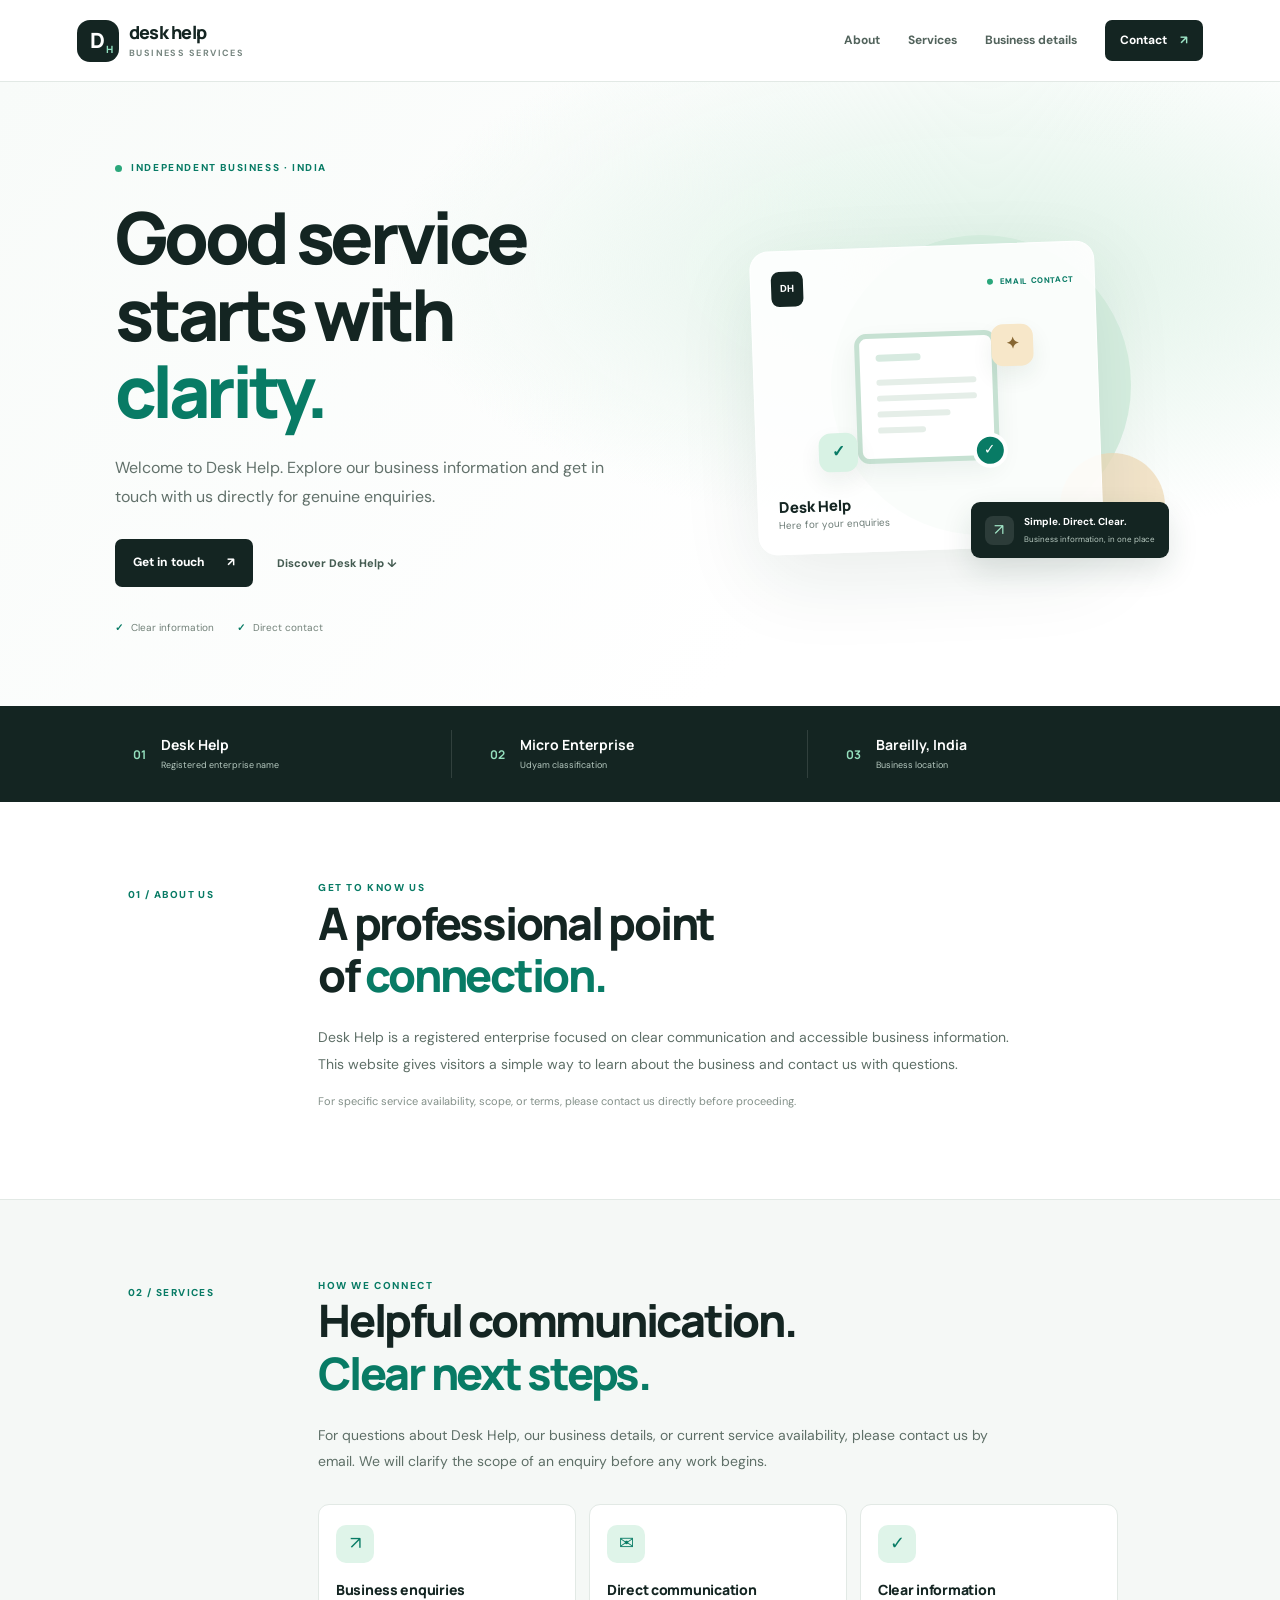
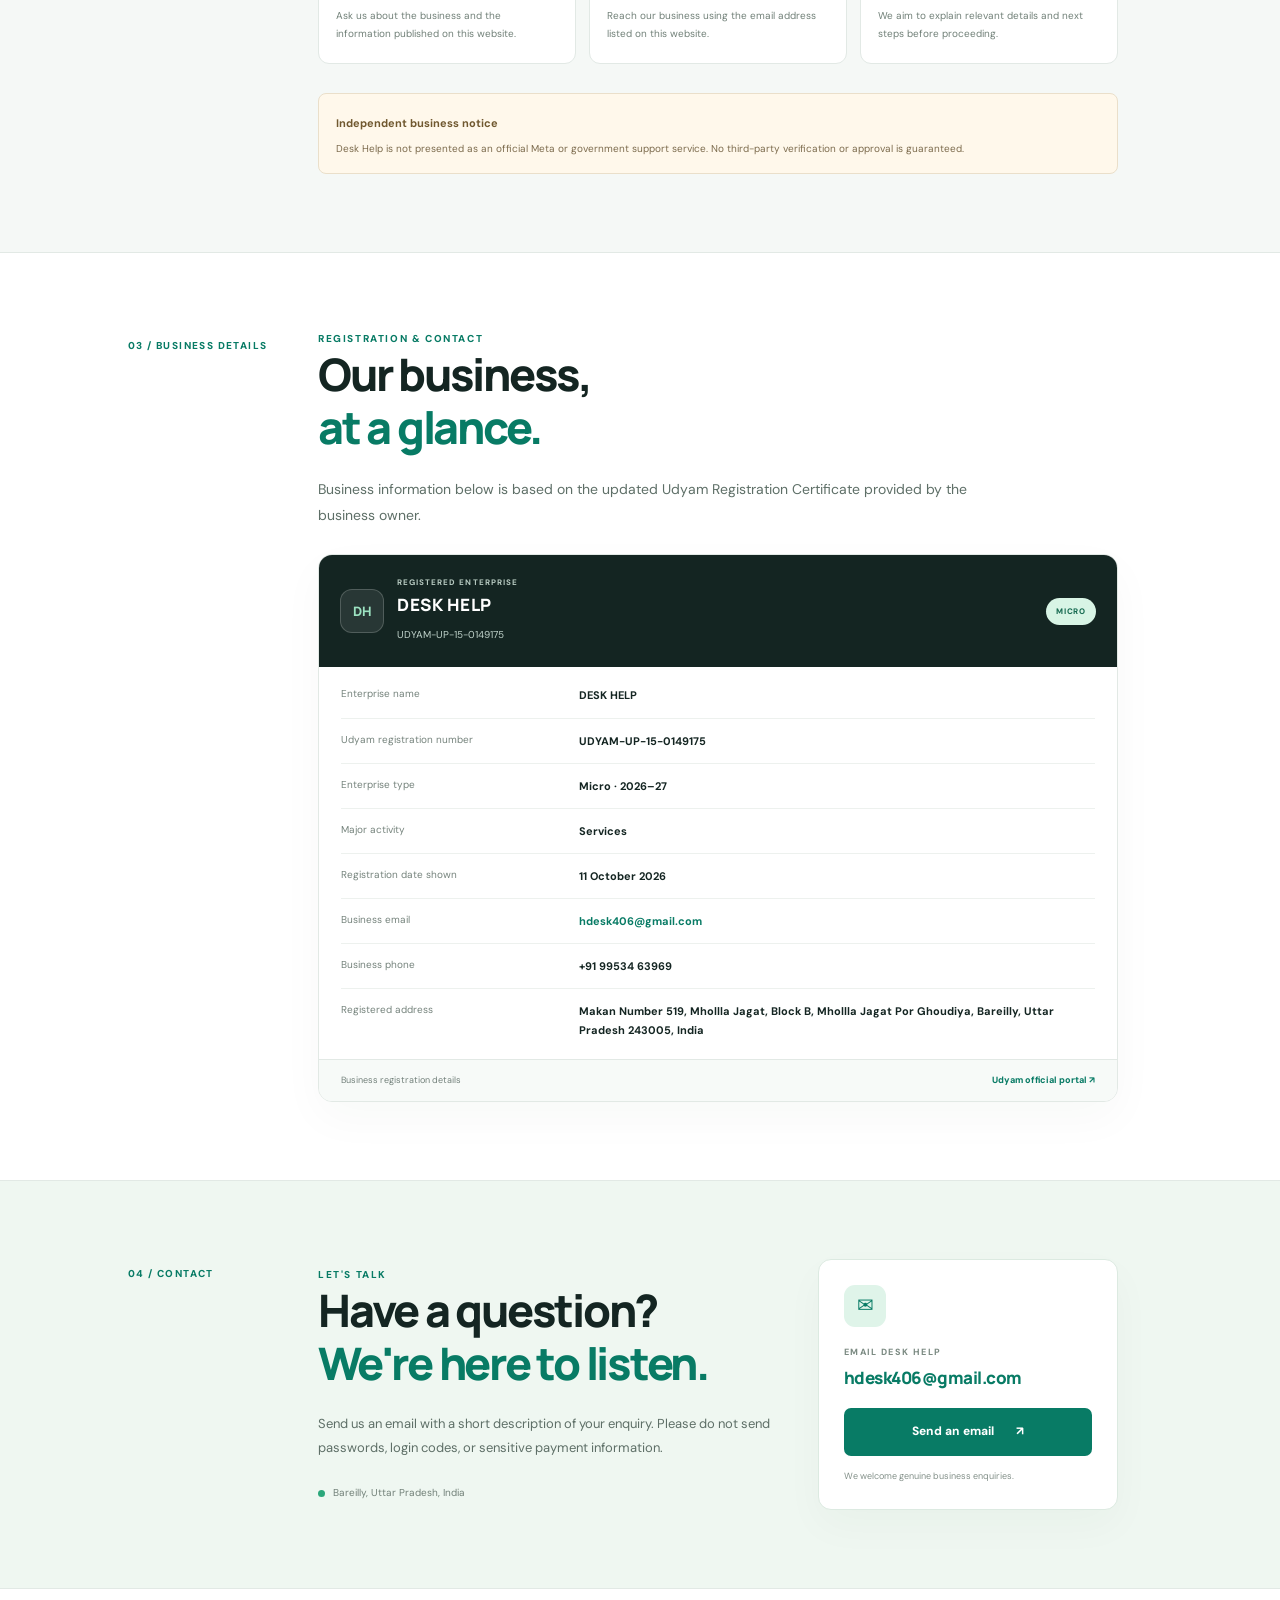
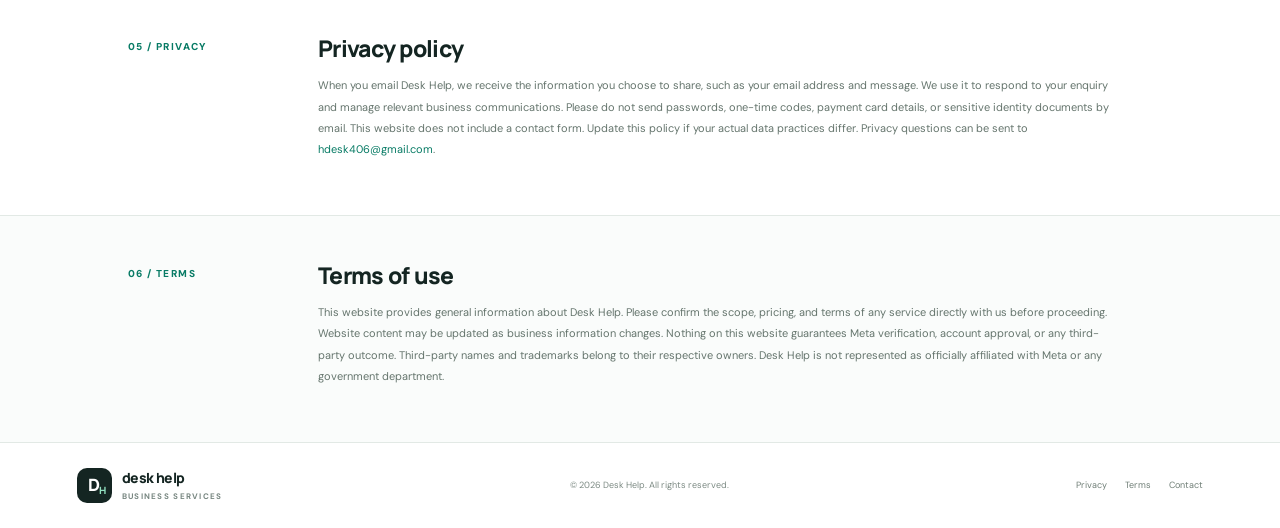
<file: index.html>
<!DOCTYPE html>
<html lang="en">
<head>
  <meta charset="UTF-8">
  <meta name="viewport" content="width=device-width, initial-scale=1.0">
  <meta name="description" content="Desk Help — clear business information and direct contact for service enquiries.">
  <meta name="theme-color" content="#101d1b">
  <title>Desk Help — Business Services</title>
  <link rel="stylesheet" href="style.css">
</head>
<body>
<header class="header">
  <a class="brand" href="#home" aria-label="Desk Help home"><span class="brand-symbol">D<span>H</span></span><span class="brand-name">desk help<span class="brand-sub">BUSINESS SERVICES</span></span></a>
  <nav class="nav-links"><a href="#about">About</a><a href="#services">Services</a><a href="#business">Business details</a><a class="nav-contact" href="#contact">Contact <span>↗</span></a></nav>
</header>
<main>
  <section class="hero" id="home">
    <div class="hero-copy">
      <div class="eyebrow"><span class="eyebrow-dot"></span> INDEPENDENT BUSINESS · INDIA</div>
      <h1>Good service<br>starts with <em>clarity.</em></h1>
      <p class="hero-intro">Welcome to Desk Help. Explore our business information and get in touch with us directly for genuine enquiries.</p>
      <div class="hero-actions"><a class="button button-dark" href="#contact">Get in touch <span>↗</span></a><a class="under-link" href="#about">Discover Desk Help <span>↓</span></a></div>
      <div class="hero-points"><span><b>✓</b> Clear information</span><span><b>✓</b> Direct contact</span></div>
    </div>
    <div class="hero-visual" aria-label="Desk Help abstract brand illustration">
      <div class="visual-ring ring-one"></div><div class="visual-ring ring-two"></div>
      <div class="visual-card">
        <div class="visual-top"><div class="mini-logo">DH</div><span class="online"><i></i> EMAIL CONTACT</span></div>
        <div class="visual-center"><div class="doc"><div class="doc-fold"></div><div class="doc-title"></div><div class="doc-line full"></div><div class="doc-line"></div><div class="doc-line half"></div><div class="doc-check">✓</div></div><div class="float-bubble bubble-one">✦</div><div class="float-bubble bubble-two">✓</div></div>
        <div class="visual-bottom"><strong>Desk Help</strong><span>Here for your enquiries</span></div>
      </div>
      <div class="floating-label"><span class="label-icon">↗</span><span><strong>Simple. Direct. Clear.</strong><small>Business information, in one place</small></span></div>
    </div>
  </section>
  <div class="quick-facts"><div><span class="fact-number">01</span><div><strong>Desk Help</strong><small>Registered enterprise name</small></div></div><div><span class="fact-number">02</span><div><strong>Micro Enterprise</strong><small>Udyam classification</small></div></div><div><span class="fact-number">03</span><div><strong>Bareilly, India</strong><small>Business location</small></div></div></div>
  <section class="section" id="about"><div class="section-kicker">01 / ABOUT US</div><div class="section-content"><div class="section-eyebrow">GET TO KNOW US</div><h2>A professional point<br>of <em>connection.</em></h2><p class="section-lead">Desk Help is a registered enterprise focused on clear communication and accessible business information. This website gives visitors a simple way to learn about the business and contact us with questions.</p><p class="section-note">For specific service availability, scope, or terms, please contact us directly before proceeding.</p></div></section>
  <section class="section section-soft" id="services"><div class="section-kicker">02 / SERVICES</div><div class="section-content"><div class="section-eyebrow">HOW WE CONNECT</div><h2>Helpful communication.<br><em>Clear next steps.</em></h2><p class="section-lead">For questions about Desk Help, our business details, or current service availability, please contact us by email. We will clarify the scope of an enquiry before any work begins.</p><div class="service-grid"><article class="service-card"><div class="service-icon">↗</div><h3>Business enquiries</h3><p>Ask us about the business and the information published on this website.</p></article><article class="service-card"><div class="service-icon">✉</div><h3>Direct communication</h3><p>Reach our business using the email address listed on this website.</p></article><article class="service-card"><div class="service-icon">✓</div><h3>Clear information</h3><p>We aim to explain relevant details and next steps before proceeding.</p></article></div><div class="disclaimer"><strong>Independent business notice</strong><p>Desk Help is not presented as an official Meta or government support service. No third-party verification or approval is guaranteed.</p></div></div></section>
  <section class="section" id="business"><div class="section-kicker">03 / BUSINESS DETAILS</div><div class="section-content"><div class="section-eyebrow">REGISTRATION & CONTACT</div><h2>Our business,<br><em>at a glance.</em></h2><p class="section-lead">Business information below is based on the updated Udyam Registration Certificate provided by the business owner.</p>
    <div class="business-card"><div class="business-card-head"><div class="seal">DH</div><div><span class="card-overline">REGISTERED ENTERPRISE</span><h3>DESK HELP</h3><span class="card-number">UDYAM-UP-15-0149175</span></div><span class="micro-pill">MICRO</span></div><div class="business-data"><div><span>Enterprise name</span><strong>DESK HELP</strong></div><div><span>Udyam registration number</span><strong>UDYAM-UP-15-0149175</strong></div><div><span>Enterprise type</span><strong>Micro · 2026–27</strong></div><div><span>Major activity</span><strong>Services</strong></div><div><span>Registration date shown</span><strong>11 October 2026</strong></div><div><span>Business email</span><strong><a href="mailto:hdesk406@gmail.com">hdesk406@gmail.com</a></strong></div><div><span>Business phone</span><strong>+91 99534 63969</strong></div><div class="address-row"><span>Registered address</span><strong>Makan Number 519, Mhollla Jagat, Block B, Mhollla Jagat Por Ghoudiya, Bareilly, Uttar Pradesh 243005, India</strong></div></div><div class="business-card-foot"><span>Business registration details</span><a href="https://udyamregistration.gov.in/" target="_blank" rel="noopener">Udyam official portal ↗</a></div></div>
  </div></section>
  <section class="contact-section" id="contact"><div class="section-kicker">04 / CONTACT</div><div class="contact-layout"><div><div class="section-eyebrow">LET'S TALK</div><h2>Have a question?<br><em>We're here to listen.</em></h2><p class="section-lead">Send us an email with a short description of your enquiry. Please do not send passwords, login codes, or sensitive payment information.</p><div class="contact-location"><span class="location-dot"></span> Bareilly, Uttar Pradesh, India</div></div><div class="contact-card"><div class="contact-symbol">✉</div><span class="contact-overline">EMAIL DESK HELP</span><a class="contact-email" href="mailto:hdesk406@gmail.com">hdesk406@gmail.com</a><a class="button button-green" href="mailto:hdesk406@gmail.com">Send an email <span>↗</span></a><small>We welcome genuine business enquiries.</small></div></div></section>
  <section class="legal-section" id="privacy"><div class="section-kicker">05 / PRIVACY</div><div class="legal-content"><h2>Privacy policy</h2><p>When you email Desk Help, we receive the information you choose to share, such as your email address and message. We use it to respond to your enquiry and manage relevant business communications. Please do not send passwords, one-time codes, payment card details, or sensitive identity documents by email. This website does not include a contact form. Update this policy if your actual data practices differ. Privacy questions can be sent to <a href="mailto:hdesk406@gmail.com">hdesk406@gmail.com</a>.</p></div></section>
  <section class="legal-section legal-soft" id="terms"><div class="section-kicker">06 / TERMS</div><div class="legal-content"><h2>Terms of use</h2><p>This website provides general information about Desk Help. Please confirm the scope, pricing, and terms of any service directly with us before proceeding. Website content may be updated as business information changes. Nothing on this website guarantees Meta verification, account approval, or any third-party outcome. Third-party names and trademarks belong to their respective owners. Desk Help is not represented as officially affiliated with Meta or any government department.</p></div></section>
</main>
<footer><a class="brand footer-brand" href="#home"><span class="brand-symbol">D<span>H</span></span><span class="brand-name">desk help<span class="brand-sub">BUSINESS SERVICES</span></span></a><span class="copyright">© <span id="year">2026</span> Desk Help. All rights reserved.</span><div class="footer-links"><a href="#privacy">Privacy</a><a href="#terms">Terms</a><a href="#contact">Contact</a></div></footer>
<script>document.getElementById('year').textContent=new Date().getFullYear();</script>
</body>
</html>
</file>
<file: style.css>
@import url('https://fonts.googleapis.com/css2?family=DM+Sans:wght@400;500;600;700&family=Manrope:wght@400;500;600;700;800&display=swap');
:root{--ink:#142522;--green:#087b65;--green2:#0a5f51;--mint:#dff4e9;--muted:#6e7d78;--line:#e2e9e5;--soft:#f5f8f6;--gold:#e8bd7b}*{box-sizing:border-box}html{scroll-behavior:smooth;scroll-padding-top:90px}body{margin:0;color:var(--ink);font-family:'DM Sans',sans-serif;line-height:1.65}a{color:var(--green);text-decoration:none}a:hover{text-decoration:underline}.header{height:82px;padding:0 max(6vw,24px);display:flex;align-items:center;justify-content:space-between;position:sticky;top:0;z-index:20;background:#ffffffed;backdrop-filter:blur(14px);border-bottom:1px solid var(--line)}.brand{display:flex;align-items:center;gap:10px;color:var(--ink);font-family:Manrope,sans-serif}.brand-symbol{width:42px;height:42px;border-radius:13px;background:var(--ink);color:#fff;display:grid;place-items:center;font-weight:800;font-size:21px;position:relative}.brand-symbol span{position:absolute;right:6px;bottom:4px;color:#91dfbf;font-size:10px}.brand-name{font-weight:800;font-size:18px;line-height:1.15;letter-spacing:-.04em}.brand-sub{display:block;margin-top:5px;font:700 9px 'DM Sans',sans-serif;letter-spacing:.16em;color:#778680}.nav-links{display:flex;align-items:center;gap:28px;font-size:12px;font-weight:700}.nav-links>a{color:#52635c}.nav-links .nav-contact{background:var(--ink);color:white;padding:11px 15px;border-radius:7px}.nav-contact span{margin-left:10px;color:#9ce3c5}.hero{display:grid;grid-template-columns:1.05fr .95fr;align-items:center;gap:45px;padding:78px max(9vw,28px) 70px;background:radial-gradient(ellipse at 77% 30%,#dff2e7 0,transparent 43%),linear-gradient(130deg,#f8fbf9,#fff 68%);overflow:hidden}.eyebrow,.section-eyebrow{font-size:10px;letter-spacing:.16em;font-weight:800;color:var(--green)}.eyebrow{display:flex;align-items:center;gap:9px}.eyebrow-dot,.location-dot{width:7px;height:7px;border-radius:50%;background:#2ba77b;display:inline-block}.hero h1{font:800 clamp(45px,5.6vw,73px)/1.08 Manrope,sans-serif;letter-spacing:-.06em;margin:22px 0}.hero h1 em,.section-content h2 em,.contact-layout h2 em{font-style:normal;color:var(--green)}.hero-intro{font-size:16px;line-height:1.85;color:#62716b;max-width:500px}.hero-actions{display:flex;align-items:center;gap:24px;margin-top:27px}.button{display:inline-flex;align-items:center;justify-content:center;gap:22px;padding:14px 18px;border-radius:7px;font-size:12px;font-weight:800}.button-dark{background:var(--ink);color:white}.button-dark:hover{background:#203a32;text-decoration:none}.under-link{font-size:11px;font-weight:800;color:#455c52}.hero-points{display:flex;gap:23px;flex-wrap:wrap;margin-top:33px;font-size:10px;color:#718078}.hero-points b{color:var(--green);margin-right:5px}.hero-visual{min-height:340px;position:relative;display:grid;place-items:center}.visual-ring{position:absolute;border-radius:50%}.ring-one{width:300px;height:300px;background:#d7efe1;right:7%;top:2%}.ring-two{width:105px;height:105px;background:#f2dfbf;right:0;bottom:3%;opacity:.8}.visual-card{position:relative;width:min(345px,90%);padding:20px;background:#ffffffde;border:1px solid #fff;border-radius:19px;box-shadow:0 25px 80px #163d2d18;transform:rotate(-2deg)}.visual-top{display:flex;justify-content:space-between;align-items:center}.mini-logo{display:grid;place-items:center;background:var(--ink);color:#fff;font-size:10px;font-weight:800;border-radius:8px;padding:9px}.online{font-size:8px;letter-spacing:.08em;font-weight:800;color:var(--green)}.online i{display:inline-block;width:6px;height:6px;background:#29a77b;border-radius:50%;margin-right:4px}.visual-center{height:190px;display:grid;place-items:center;position:relative}.doc{width:142px;height:130px;border:5px solid #c6e1d2;background:#fff;border-radius:12px;padding:16px;position:relative;box-shadow:0 10px 25px #163d2d10}.doc-fold{width:45px;height:7px;border-radius:5px;background:#d7eae0;margin-bottom:18px}.doc-title,.doc-line{height:6px;border-radius:5px;background:#e5eee8;margin:10px 0}.doc-title{width:100%}.doc-line{width:73%}.doc-line.full{width:100%}.doc-line.half{width:48%}.doc-check{position:absolute;right:-13px;bottom:-13px;width:35px;height:35px;border:4px solid white;background:var(--green);color:white;border-radius:50%;display:grid;place-items:center;font-size:14px}.float-bubble{position:absolute;display:grid;place-items:center;border-radius:12px;box-shadow:0 10px 22px #163d2d13;font-weight:800}.bubble-one{right:43px;top:25px;width:42px;height:42px;background:#f7e7c9;color:#876632}.bubble-two{left:42px;bottom:23px;width:39px;height:39px;background:#d8f2e4;color:var(--green)}.visual-bottom strong,.visual-bottom span{display:block}.visual-bottom strong{font:800 15px Manrope,sans-serif}.visual-bottom span{font-size:10px;color:var(--muted)}.floating-label{position:absolute;right:-4px;bottom:10px;display:flex;align-items:center;gap:10px;padding:12px 14px;background:var(--ink);color:white;border-radius:9px;box-shadow:0 12px 30px #163d2d22}.label-icon{display:grid;place-items:center;width:29px;height:29px;background:#ffffff1b;color:#a2e7c8;border-radius:8px}.floating-label strong,.floating-label small{display:block}.floating-label strong{font-size:10px}.floating-label small{font-size:8px;color:#b9cbc2;margin-top:2px}.quick-facts{display:grid;grid-template-columns:repeat(3,1fr);gap:20px;padding:24px max(9vw,28px);background:var(--ink);color:white}.quick-facts>div{display:flex;align-items:center;gap:15px;padding:5px 18px;border-right:1px solid #ffffff20}.quick-facts>div:last-child{border:0}.fact-number{font:700 12px Manrope,sans-serif;color:#94dfbd}.quick-facts strong,.quick-facts small{display:block}.quick-facts strong{font:700 14px Manrope,sans-serif}.quick-facts small{font-size:9px;color:#b6c9c0;margin-top:4px}.section,.contact-section,.legal-section{display:grid;grid-template-columns:145px minmax(0,800px);gap:45px;padding:78px max(10vw,28px);border-bottom:1px solid var(--line)}.section-kicker{font-size:10px;letter-spacing:.14em;font-weight:800;color:var(--green);padding-top:7px}.section-content h2,.contact-layout h2{font:800 clamp(31px,3.5vw,45px)/1.18 Manrope,sans-serif;letter-spacing:-.05em;margin:0 0 22px}.section-lead{max-width:700px;color:#5e6f67;font-size:14px;line-height:1.9}.section-note{font-size:11px;color:#839089}.section-soft{background:var(--soft)}.service-grid{display:grid;grid-template-columns:repeat(3,1fr);gap:13px;margin:29px 0}.service-card{background:white;border:1px solid var(--line);border-radius:11px;padding:20px 17px}.service-icon{display:grid;place-items:center;width:38px;height:38px;background:var(--mint);border-radius:10px;color:var(--green);font-size:18px}.service-card h3{font:800 14px Manrope,sans-serif;letter-spacing:-.02em;margin:17px 0 8px}.service-card p{font-size:10px;line-height:1.8;color:#718078;margin:0}.disclaimer{padding:15px 17px;border:1px solid #eadfca;background:#fff8eb;border-radius:8px}.disclaimer strong{font-size:11px;color:#70582f}.disclaimer p{font-size:10px;line-height:1.8;color:#7c6b4d;margin:5px 0 0}.business-card{margin-top:25px;border:1px solid var(--line);border-radius:14px;overflow:hidden;background:white;box-shadow:0 16px 45px #173e2c08}.business-card-head{display:flex;align-items:center;gap:13px;background:var(--ink);padding:21px;color:white}.seal{width:44px;height:44px;display:grid;place-items:center;border-radius:12px;background:#ffffff16;border:1px solid #ffffff30;color:#9ce2c1;font:800 13px Manrope,sans-serif}.card-overline{display:block;font-size:8px;letter-spacing:.13em;color:#b6c9c0;font-weight:800}.business-card-head h3{font:800 17px Manrope,sans-serif;letter-spacing:.04em;margin:4px 0}.card-number{font-size:10px;color:#c0d3cb}.micro-pill{margin-left:auto;padding:7px 10px;border-radius:20px;background:#d8f4e5;color:#176a51;font-size:8px;font-weight:800;letter-spacing:.1em}.business-data{padding:6px 22px}.business-data>div{display:grid;grid-template-columns:220px 1fr;gap:18px;padding:13px 0;border-bottom:1px solid #edf1ee}.business-data>div:last-child{border:0}.business-data span{font-size:10px;color:#75837c}.business-data strong{font-size:11px;overflow-wrap:anywhere}.address-row strong{line-height:1.7}.business-card-foot{display:flex;justify-content:space-between;gap:15px;align-items:center;padding:13px 22px;background:#f7faf8;border-top:1px solid var(--line);font-size:9px;color:#73817b}.business-card-foot a{font-weight:800}.contact-section{background:#eff7f1}.contact-layout{display:grid;grid-template-columns:1fr 300px;gap:35px;align-items:center}.contact-layout .section-lead{font-size:13px}.contact-location{margin-top:24px;display:flex;align-items:center;gap:8px;color:#718078;font-size:10px}.contact-card{padding:25px;background:white;border:1px solid #dceae1;border-radius:13px;box-shadow:0 16px 40px #173e2c08}.contact-symbol{width:42px;height:42px;border-radius:11px;display:grid;place-items:center;background:var(--mint);color:var(--green);font-size:20px}.contact-overline{display:block;margin-top:18px;color:#7c8b83;font-size:9px;font-weight:800;letter-spacing:.15em}.contact-email{display:block;font:800 17px Manrope,sans-serif;letter-spacing:-.03em;margin:7px 0 19px;overflow-wrap:anywhere}.button-green{width:100%;background:var(--green);color:white}.button-green:hover{background:var(--green2);text-decoration:none}.contact-card small{display:block;margin-top:13px;font-size:9px;color:#839089}.legal-section{padding-top:43px;padding-bottom:43px}.legal-content h2{font:800 23px Manrope,sans-serif;margin:0 0 10px;letter-spacing:-.03em}.legal-content p{font-size:11px;line-height:1.95;color:#65756d;max-width:850px}.legal-soft{background:#fafcfb}footer{display:flex;align-items:center;justify-content:space-between;gap:20px;padding:25px max(6vw,24px);font-size:9px;color:#7d8b84}.footer-brand .brand-symbol{width:35px;height:35px;border-radius:10px;font-size:17px}.footer-brand .brand-name{font-size:14px}.footer-brand .brand-sub{font-size:8px}.footer-links{display:flex;gap:18px}.footer-links a{color:#6f7e76}
@media(max-width:800px){.header{height:auto;min-height:74px;align-items:flex-start;flex-direction:column;padding:14px 21px;gap:12px}.nav-links{width:100%;gap:17px;overflow-x:auto;white-space:nowrap;padding-bottom:3px}.nav-links .nav-contact{padding:8px 11px}.hero{grid-template-columns:1fr;padding:55px 24px 43px;gap:10px}.hero-visual{min-height:290px}.hero h1{font-size:clamp(43px,11vw,62px)}.quick-facts{padding:18px 12px;gap:4px}.quick-facts>div{padding:5px 8px;gap:8px}.quick-facts strong{font-size:11px}.quick-facts small{font-size:8px}.section,.contact-section,.legal-section{grid-template-columns:1fr;gap:14px;padding:52px 24px}.section-kicker{padding:0}.service-grid{grid-template-columns:1fr}.service-card{padding:17px}.business-data{padding:6px 16px}.business-data>div{grid-template-columns:1fr;gap:4px}.business-card-foot{padding:13px 16px;flex-wrap:wrap}.contact-layout{grid-template-columns:1fr}.floating-label{right:0}.legal-section{padding-top:35px;padding-bottom:35px}footer{align-items:flex-start;flex-direction:column;padding:24px}.footer-links{flex-wrap:wrap}}
</file>
